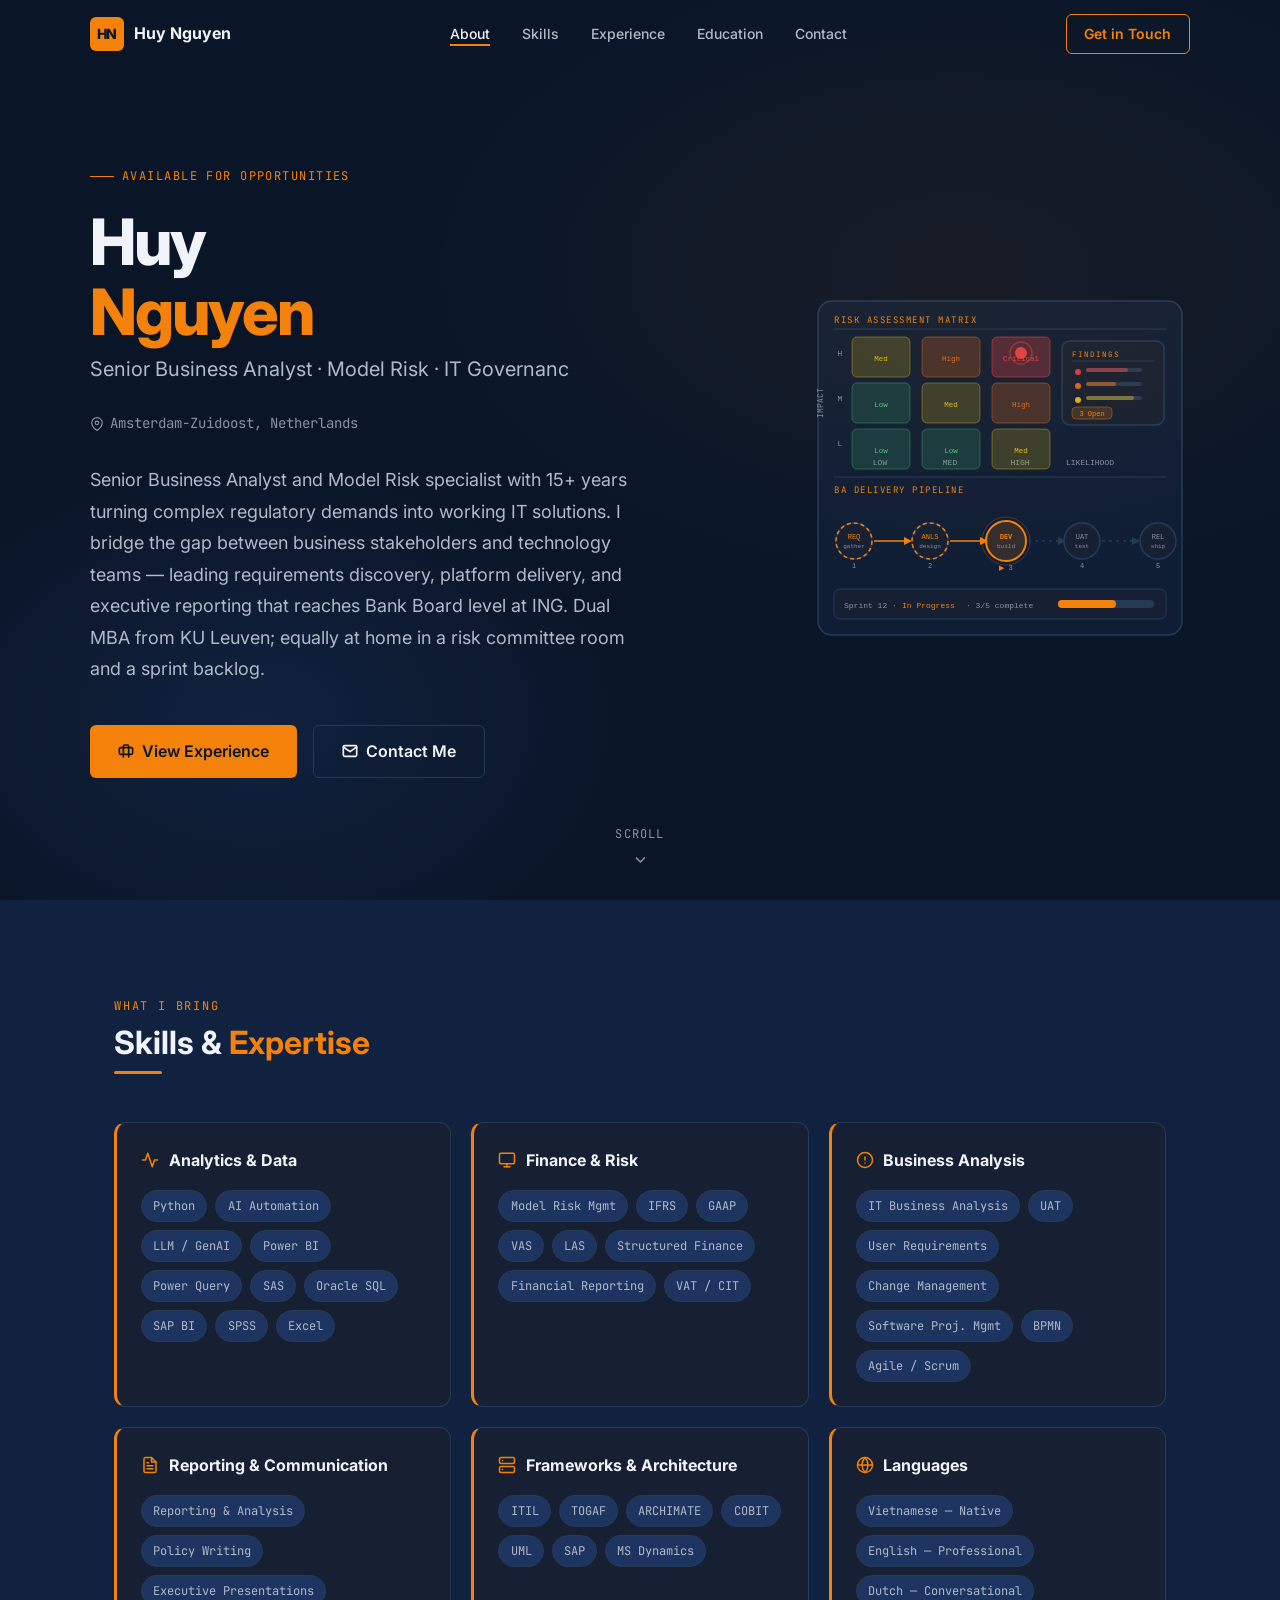
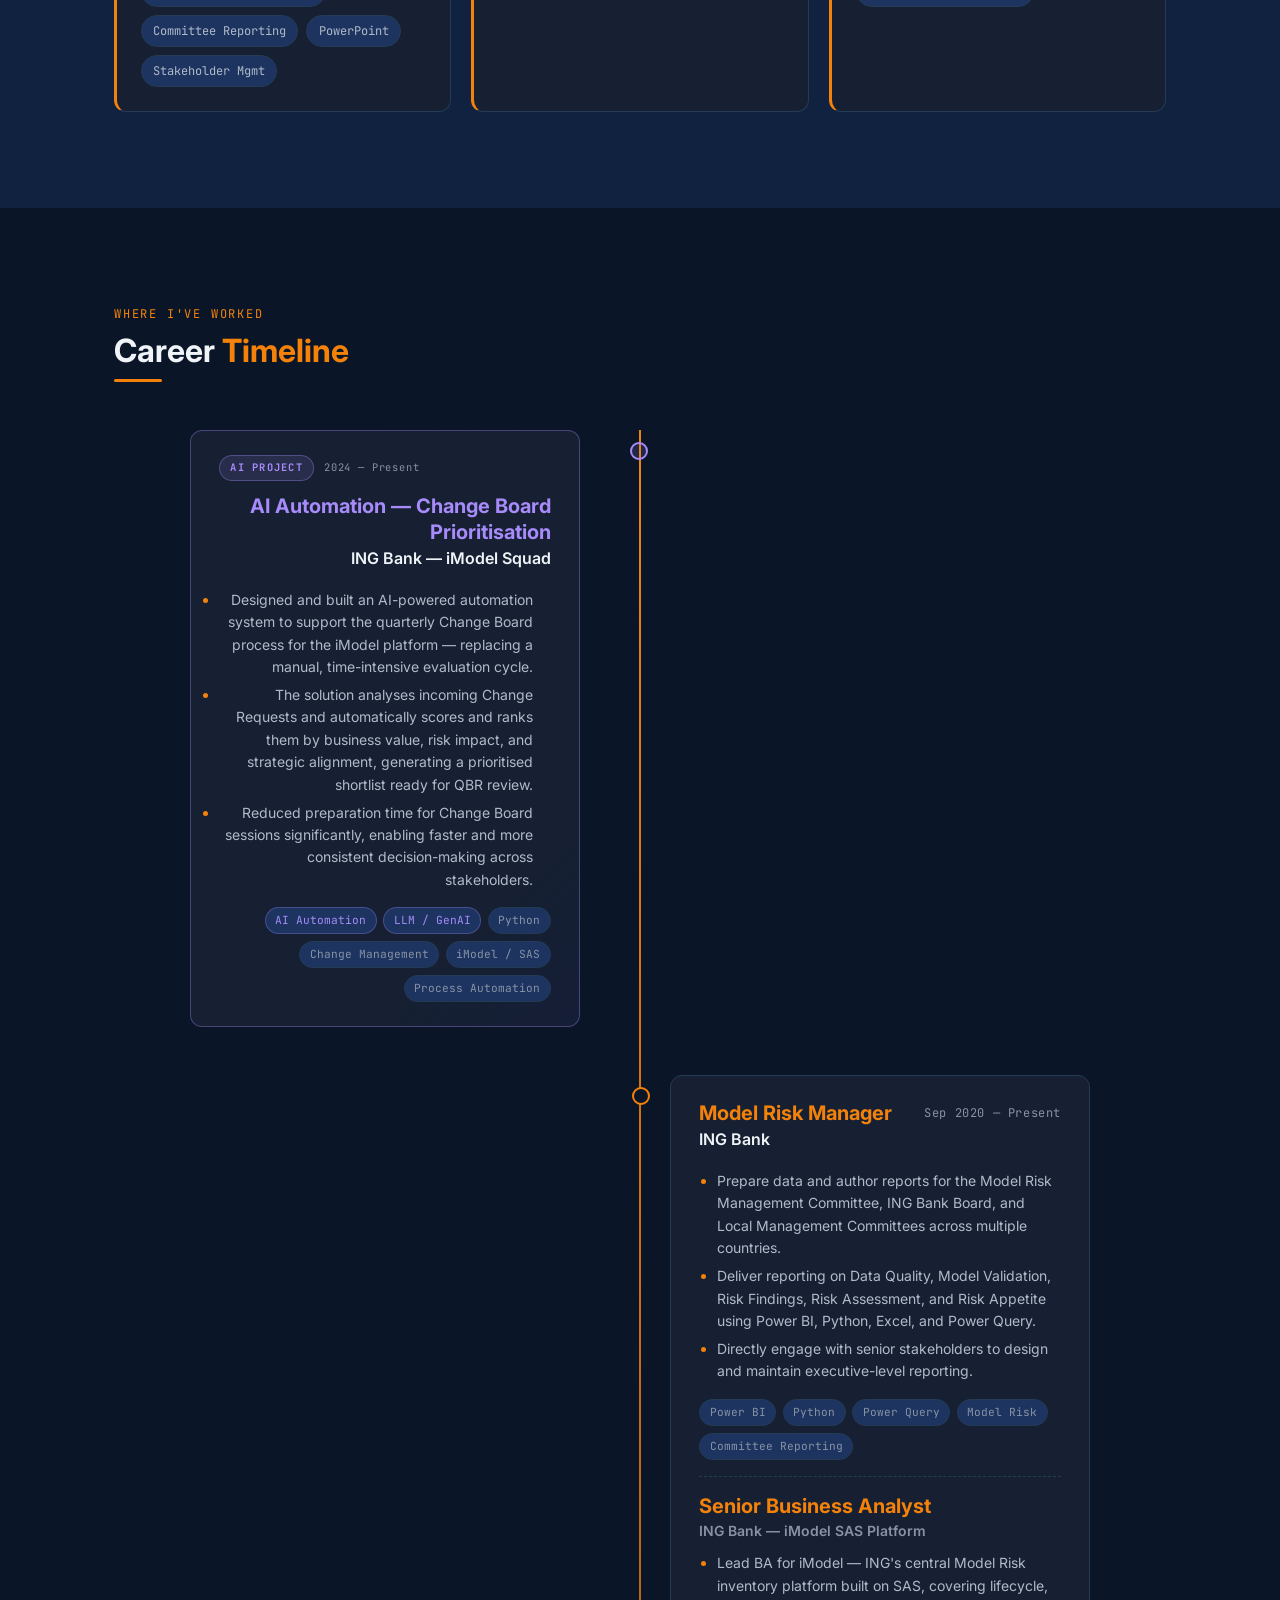
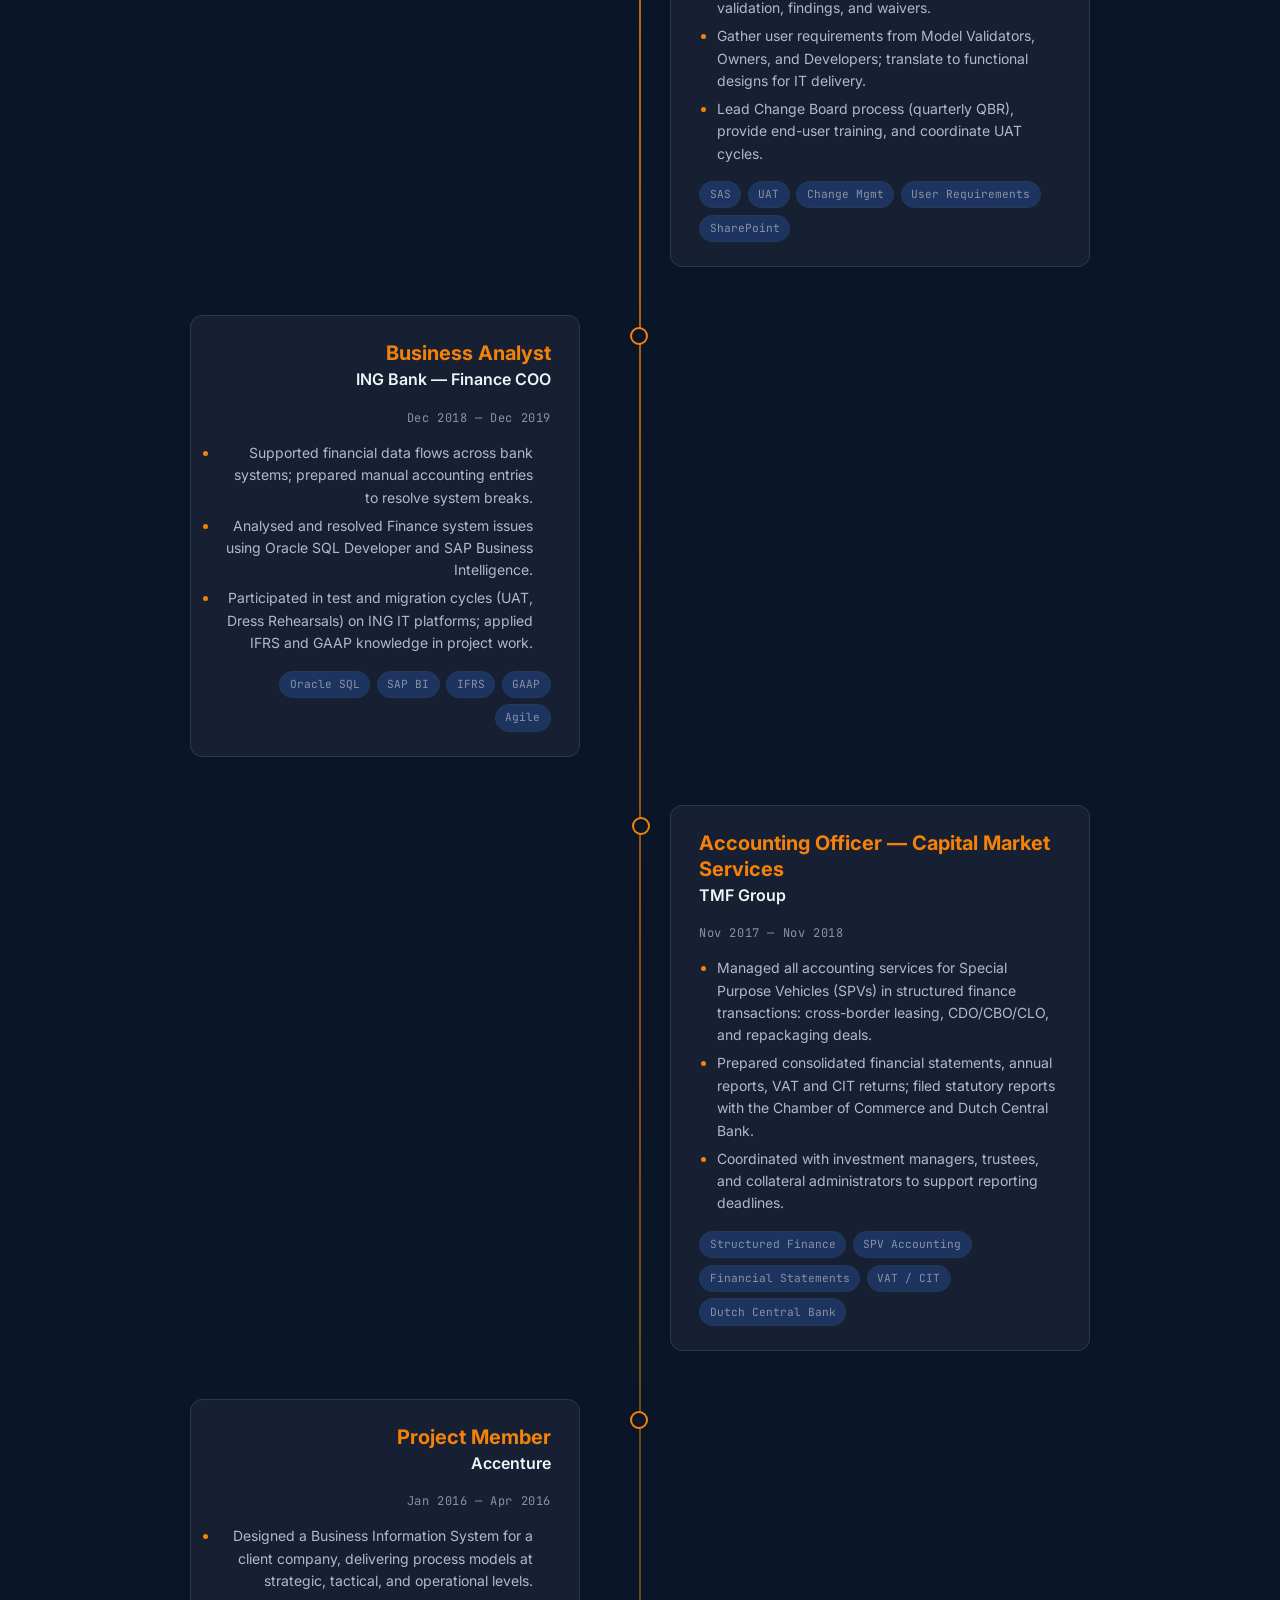
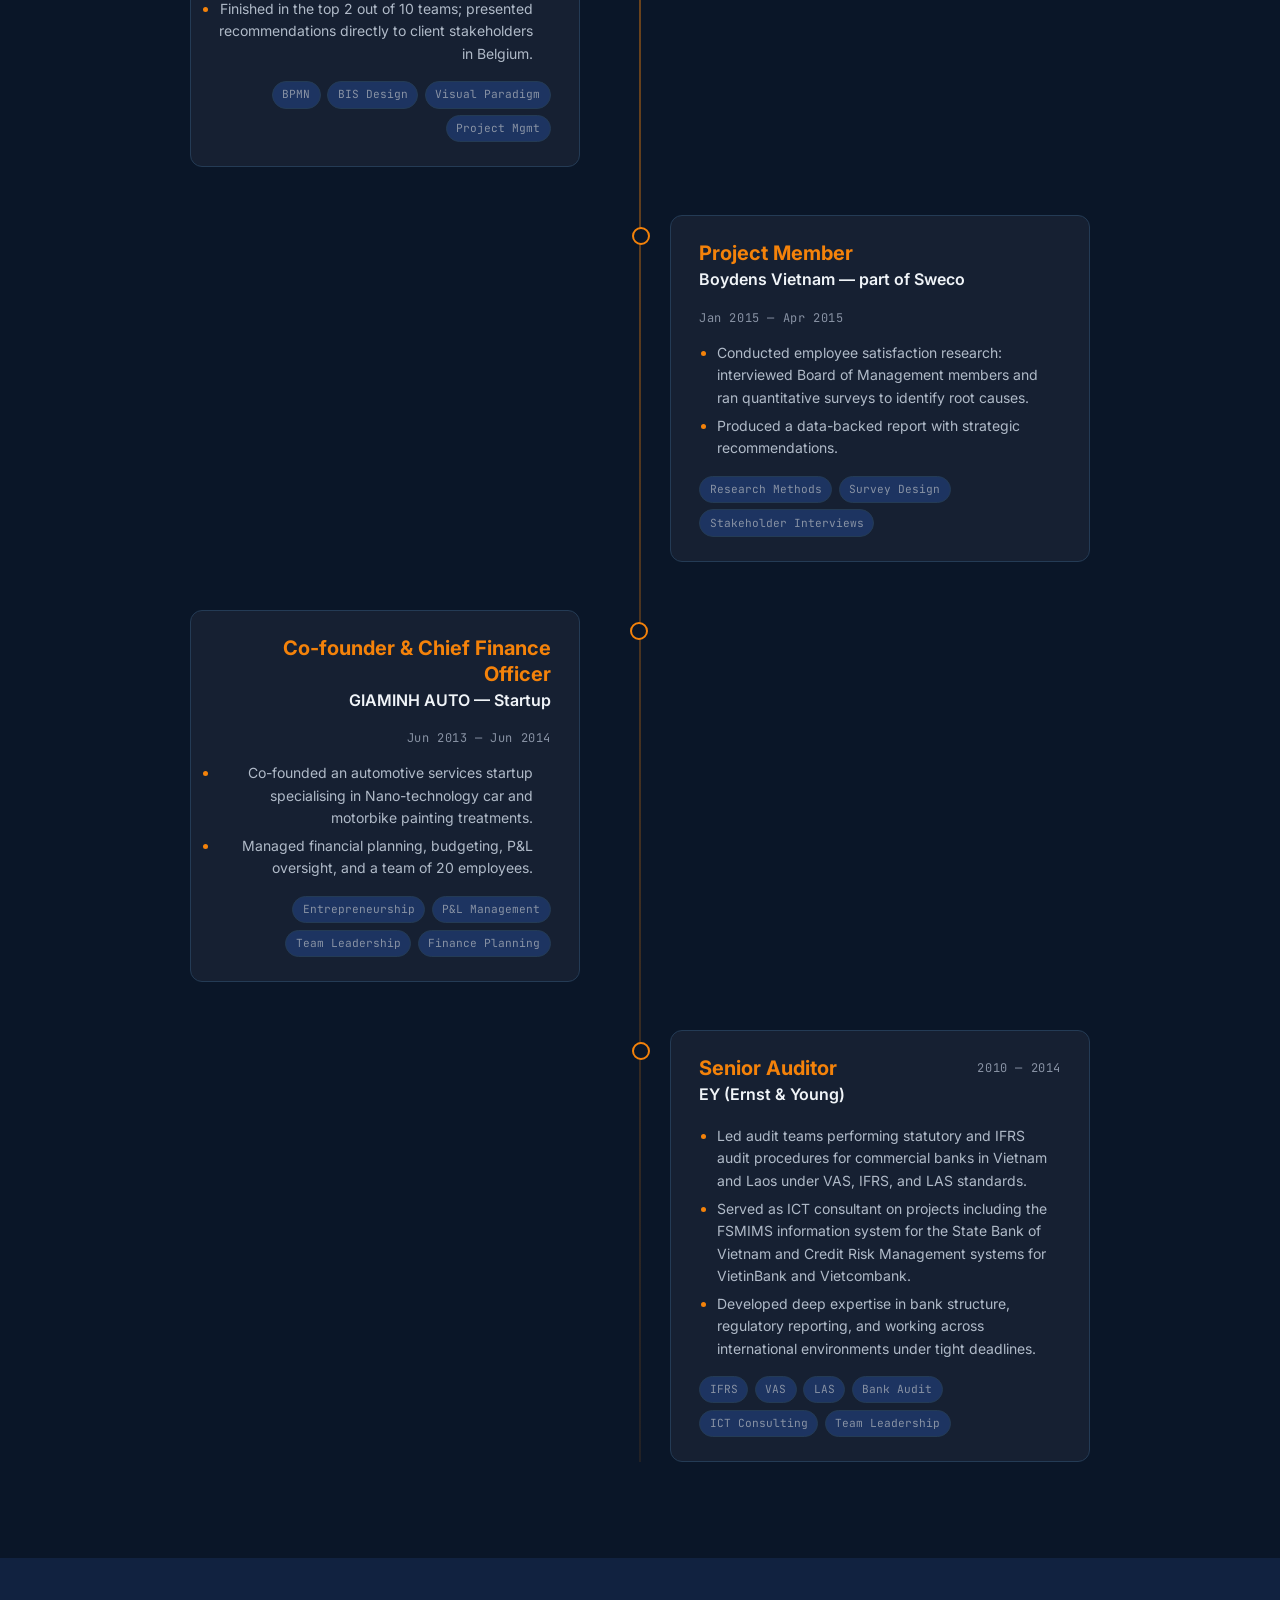
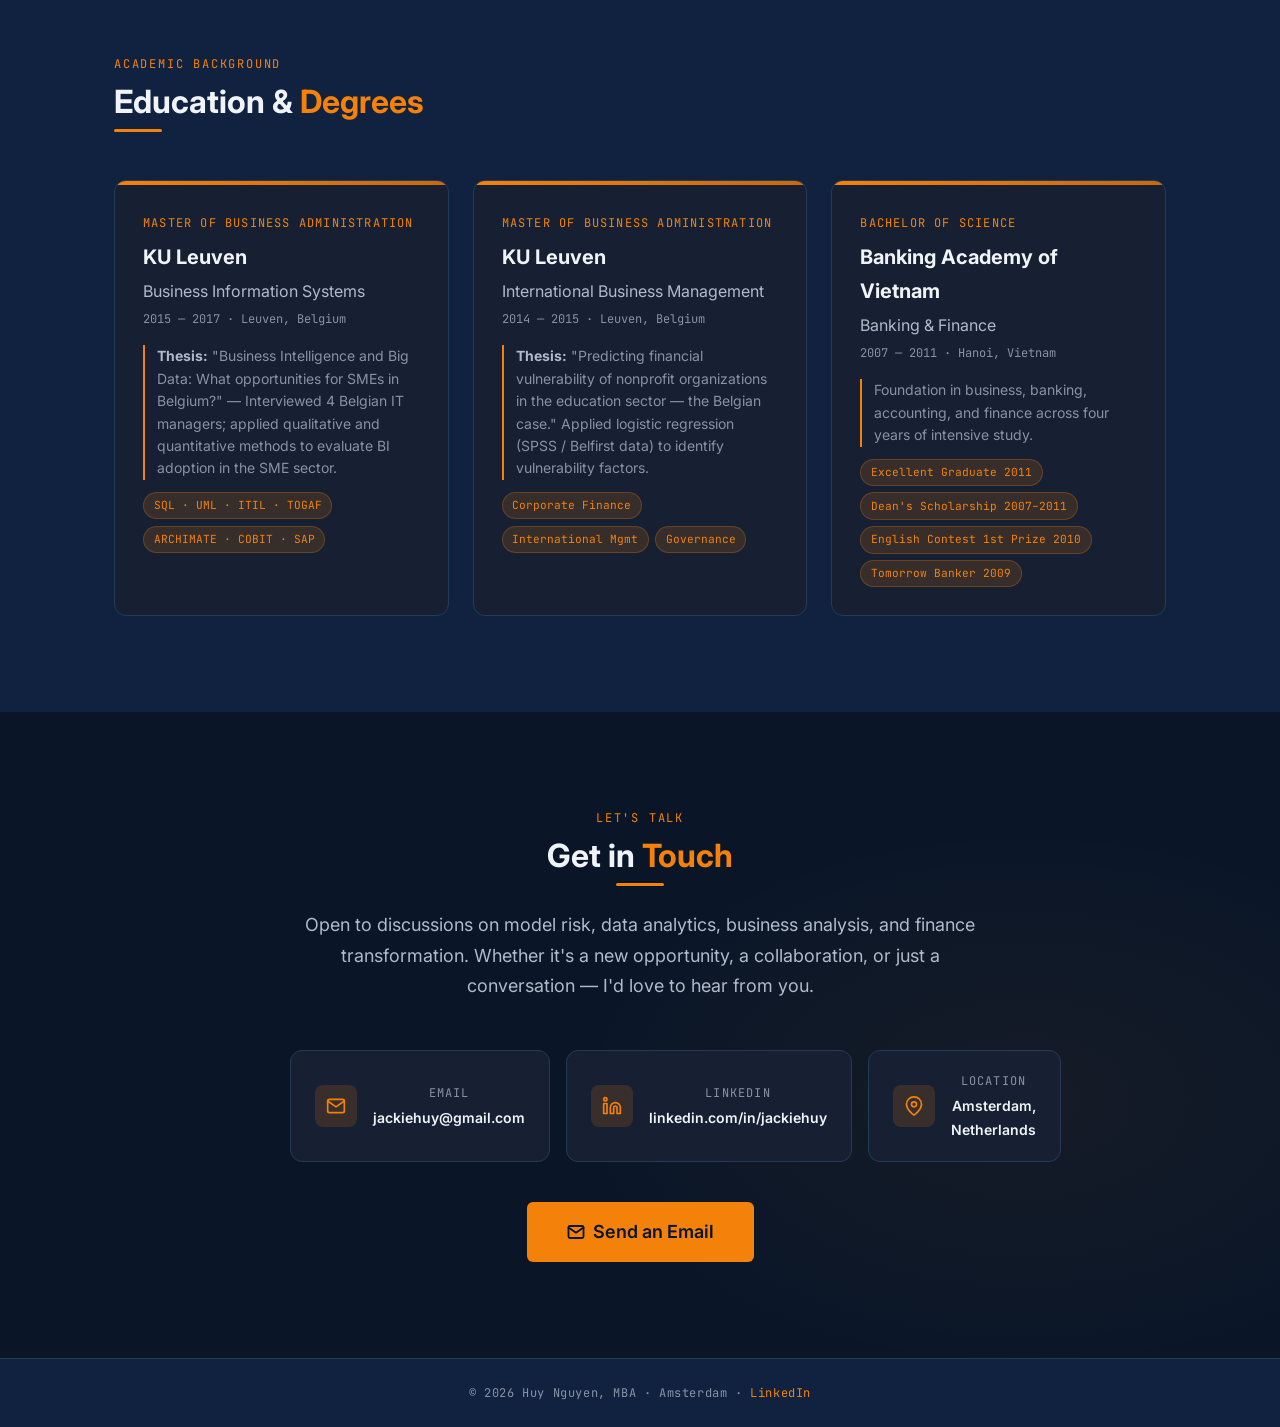
<file: index.html>
<!DOCTYPE html>
<html lang="en">
<head>
  <meta charset="UTF-8" />
  <meta name="viewport" content="width=device-width, initial-scale=1.0" />
  <title>Huy Nguyen, MBA — Model Risk Manager &amp; Data Professional</title>
  <meta name="description" content="Portfolio of Huy Nguyen, MBA — Model Risk Manager and Senior Business Analyst at ING, Amsterdam. Finance &amp; data professional with 15+ years of international experience." />
  <link rel="preconnect" href="https://fonts.googleapis.com" />
  <link rel="preconnect" href="https://fonts.gstatic.com" crossorigin />
  <link href="https://fonts.googleapis.com/css2?family=Inter:wght@300;400;500;600;700;800&family=JetBrains+Mono:wght@400&display=swap" rel="stylesheet" />
  <link rel="stylesheet" href="style.css" />
</head>
<body>

  <!-- =====================
       NAVBAR
       ===================== -->
  <nav id="navbar" aria-label="Main navigation">
    <div class="nav-inner">
      <a href="#about" class="nav-logo" aria-label="Huy Nguyen home">
        <div class="nav-logo-mark">HN</div>
        <span>Huy Nguyen</span>
      </a>

      <ul class="nav-links" role="list">
        <li><a class="nav-link" href="#about">About</a></li>
        <li><a class="nav-link" href="#skills">Skills</a></li>
        <li><a class="nav-link" href="#experience">Experience</a></li>
        <li><a class="nav-link" href="#education">Education</a></li>
        <li><a class="nav-link" href="#contact">Contact</a></li>
      </ul>

      <a href="mailto:jackiehuy@gmail.com" class="nav-cta">Get in Touch</a>

      <button class="hamburger" id="hamburger" aria-expanded="false" aria-controls="mobile-menu" aria-label="Open menu">
        <span></span><span></span><span></span>
      </button>
    </div>
  </nav>

  <!-- Mobile menu -->
  <div id="mobile-menu" role="navigation" aria-label="Mobile navigation">
    <a class="mobile-link" href="#about">About</a>
    <a class="mobile-link" href="#skills">Skills</a>
    <a class="mobile-link" href="#experience">Experience</a>
    <a class="mobile-link" href="#education">Education</a>
    <a class="mobile-link" href="#contact">Contact</a>
  </div>

  <!-- =====================
       HERO / ABOUT
       ===================== -->
  <section id="about" aria-label="About Huy Nguyen">
    <div class="hero-inner">
      <div class="hero-content">

        <div class="hero-tag">Available for opportunities</div>

        <h1 class="hero-name">
          Huy<br /><span class="hero-name-accent">Nguyen</span>
        </h1>

        <p class="hero-subtitle" id="hero-subtitle"></p>

        <div class="hero-location">
          <svg aria-hidden="true" width="14" height="14" viewBox="0 0 24 24" fill="none" stroke="currentColor" stroke-width="2" stroke-linecap="round" stroke-linejoin="round">
            <path d="M21 10c0 7-9 13-9 13s-9-6-9-13a9 9 0 0 1 18 0z"/><circle cx="12" cy="10" r="3"/>
          </svg>
          Amsterdam-Zuidoost, Netherlands
        </div>

        <p class="hero-bio">
          Senior Business Analyst and Model Risk specialist with 15+ years turning complex regulatory demands into
          working IT solutions. I bridge the gap between business stakeholders and technology teams — leading
          requirements discovery, platform delivery, and executive reporting that reaches Bank Board level at ING.
          Dual MBA from KU Leuven; equally at home in a risk committee room and a sprint backlog.
        </p>

        <div class="hero-actions">
          <a href="#experience" class="btn btn-primary">
            <svg aria-hidden="true" width="16" height="16" viewBox="0 0 24 24" fill="none" stroke="currentColor" stroke-width="2.5" stroke-linecap="round" stroke-linejoin="round">
              <path d="M20 7H4a2 2 0 0 0-2 2v6a2 2 0 0 0 2 2h16a2 2 0 0 0 2-2V9a2 2 0 0 0-2-2z"/><path d="M16 21V5a2 2 0 0 0-2-2h-4a2 2 0 0 0-2 2v16"/>
            </svg>
            View Experience
          </a>
          <a href="#contact" class="btn btn-outline">
            <svg aria-hidden="true" width="16" height="16" viewBox="0 0 24 24" fill="none" stroke="currentColor" stroke-width="2.5" stroke-linecap="round" stroke-linejoin="round">
              <path d="M4 4h16c1.1 0 2 .9 2 2v12c0 1.1-.9 2-2 2H4c-1.1 0-2-.9-2-2V6c0-1.1.9-2 2-2z"/><polyline points="22,6 12,13 2,6"/>
            </svg>
            Contact Me
          </a>
        </div>
      </div>

      <!-- Risk Matrix + BA Process Flow graphic -->
      <div class="hero-graphic" aria-hidden="true">
        <svg viewBox="0 0 380 350" fill="none" xmlns="http://www.w3.org/2000/svg">
          <defs>
            <style>
              @keyframes cellFadeIn { from { opacity: 0; transform: scale(0.85); } to { opacity: 1; transform: scale(1); } }
              @keyframes scanLine  { 0%,100% { opacity: 0.15; } 50% { opacity: 0.6; } }
              @keyframes nodeAppear{ from { opacity: 0; r: 0; } to { opacity: 1; } }
              @keyframes arrowDraw { from { stroke-dashoffset: 60; } to { stroke-dashoffset: 0; } }
              @keyframes badgePulse{ 0%,100% { opacity: 0.7; } 50% { opacity: 1; } }
              @keyframes float2    { 0%,100% { transform: translateY(0); } 50% { transform: translateY(-6px); } }
            </style>
          </defs>

          <!-- ── Panel background ── -->
          <rect x="8" y="8" width="364" height="334" rx="14" fill="#0f1e35" stroke="#243b55" stroke-width="1.5"/>

          <!-- ── Section label: Risk Matrix ── -->
          <text x="24" y="30" font-family="'JetBrains Mono',monospace" font-size="9" fill="#f4820a" letter-spacing="1.5">RISK ASSESSMENT MATRIX</text>
          <line x1="24" y1="36" x2="356" y2="36" stroke="#243b55" stroke-width="1"/>

          <!-- Y-axis label (Impact) -->
          <text x="13" y="110" font-family="'JetBrains Mono',monospace" font-size="8" fill="#8892a4" text-anchor="middle" transform="rotate(-90,13,110)">IMPACT</text>
          <!-- Y-axis ticks -->
          <text x="30" y="63"  font-family="monospace" font-size="8" fill="#8892a4" text-anchor="middle">H</text>
          <text x="30" y="108" font-family="monospace" font-size="8" fill="#8892a4" text-anchor="middle">M</text>
          <text x="30" y="153" font-family="monospace" font-size="8" fill="#8892a4" text-anchor="middle">L</text>
          <!-- X-axis ticks -->
          <text x="70"  y="172" font-family="monospace" font-size="8" fill="#8892a4" text-anchor="middle">LOW</text>
          <text x="140" y="172" font-family="monospace" font-size="8" fill="#8892a4" text-anchor="middle">MED</text>
          <text x="210" y="172" font-family="monospace" font-size="8" fill="#8892a4" text-anchor="middle">HIGH</text>
          <text x="280" y="172" font-family="monospace" font-size="8" fill="#8892a4" text-anchor="middle">LIKELIHOOD</text>

          <!-- ── 3×3 Risk heatmap cells ── -->
          <!-- Row HIGH impact -->
          <rect x="42" y="44" width="58" height="40" rx="5" fill="rgba(250,204,21,0.18)" stroke="rgba(250,204,21,0.35)" stroke-width="1" style="animation: cellFadeIn 0.5s ease 1.0s both"/>
          <rect x="112" y="44" width="58" height="40" rx="5" fill="rgba(249,115,22,0.22)" stroke="rgba(249,115,22,0.4)"  stroke-width="1" style="animation: cellFadeIn 0.5s ease 1.15s both"/>
          <rect x="182" y="44" width="58" height="40" rx="5" fill="rgba(239,68,68,0.28)"  stroke="rgba(239,68,68,0.5)"   stroke-width="1" style="animation: cellFadeIn 0.5s ease 1.3s both"/>
          <!-- Row MED impact -->
          <rect x="42" y="90" width="58" height="40" rx="5" fill="rgba(74,222,128,0.14)" stroke="rgba(74,222,128,0.3)"  stroke-width="1" style="animation: cellFadeIn 0.5s ease 1.1s both"/>
          <rect x="112" y="90" width="58" height="40" rx="5" fill="rgba(250,204,21,0.18)" stroke="rgba(250,204,21,0.35)" stroke-width="1" style="animation: cellFadeIn 0.5s ease 1.25s both"/>
          <rect x="182" y="90" width="58" height="40" rx="5" fill="rgba(249,115,22,0.22)" stroke="rgba(249,115,22,0.4)"  stroke-width="1" style="animation: cellFadeIn 0.5s ease 1.4s both"/>
          <!-- Row LOW impact -->
          <rect x="42"  y="136" width="58" height="40" rx="5" fill="rgba(74,222,128,0.14)" stroke="rgba(74,222,128,0.3)" stroke-width="1" style="animation: cellFadeIn 0.5s ease 1.2s both"/>
          <rect x="112" y="136" width="58" height="40" rx="5" fill="rgba(74,222,128,0.14)" stroke="rgba(74,222,128,0.3)" stroke-width="1" style="animation: cellFadeIn 0.5s ease 1.35s both"/>
          <rect x="182" y="136" width="58" height="40" rx="5" fill="rgba(250,204,21,0.18)" stroke="rgba(250,204,21,0.35)" stroke-width="1" style="animation: cellFadeIn 0.5s ease 1.5s both"/>

          <!-- Cell labels -->
          <text x="71"  y="68"  font-family="monospace" font-size="7.5" fill="rgba(250,204,21,0.9)"  text-anchor="middle" style="animation: cellFadeIn 0.4s ease 1.2s both">Med</text>
          <text x="141" y="68"  font-family="monospace" font-size="7.5" fill="rgba(249,115,22,0.9)"  text-anchor="middle" style="animation: cellFadeIn 0.4s ease 1.35s both">High</text>
          <text x="211" y="68"  font-family="monospace" font-size="7.5" fill="rgba(239,68,68,0.95)"   text-anchor="middle" style="animation: cellFadeIn 0.4s ease 1.5s both">Critical</text>
          <text x="71"  y="114" font-family="monospace" font-size="7.5" fill="rgba(74,222,128,0.9)"  text-anchor="middle" style="animation: cellFadeIn 0.4s ease 1.3s both">Low</text>
          <text x="141" y="114" font-family="monospace" font-size="7.5" fill="rgba(250,204,21,0.9)"  text-anchor="middle" style="animation: cellFadeIn 0.4s ease 1.45s both">Med</text>
          <text x="211" y="114" font-family="monospace" font-size="7.5" fill="rgba(249,115,22,0.9)"  text-anchor="middle" style="animation: cellFadeIn 0.4s ease 1.6s both">High</text>
          <text x="71"  y="160" font-family="monospace" font-size="7.5" fill="rgba(74,222,128,0.9)"  text-anchor="middle" style="animation: cellFadeIn 0.4s ease 1.4s both">Low</text>
          <text x="141" y="160" font-family="monospace" font-size="7.5" fill="rgba(74,222,128,0.9)"  text-anchor="middle" style="animation: cellFadeIn 0.4s ease 1.55s both">Low</text>
          <text x="211" y="160" font-family="monospace" font-size="7.5" fill="rgba(250,204,21,0.9)"  text-anchor="middle" style="animation: cellFadeIn 0.4s ease 1.7s both">Med</text>

          <!-- Active risk indicator dot (floats in Critical cell) -->
          <circle cx="211" cy="60" r="6" fill="rgba(239,68,68,0.9)" style="animation: badgePulse 1.8s ease-in-out 1.8s infinite"/>
          <circle cx="211" cy="60" r="11" fill="none" stroke="rgba(239,68,68,0.4)" stroke-width="1.5" style="animation: badgePulse 1.8s ease-in-out 1.8s infinite"/>

          <!-- Floating findings card -->
          <g style="animation: float2 4s ease-in-out 2s infinite">
            <rect x="252" y="48" width="102" height="84" rx="8" fill="#162032" stroke="#243b55" stroke-width="1.5"/>
            <text x="262" y="64"  font-family="'JetBrains Mono',monospace" font-size="7.5" fill="#f4820a" letter-spacing="1">FINDINGS</text>
            <line x1="262" y1="68" x2="344" y2="68" stroke="#243b55" stroke-width="1"/>
            <!-- Finding items -->
            <circle cx="268" cy="79" r="3" fill="rgba(239,68,68,0.85)"/>
            <rect x="276" y="75" width="56" height="4" rx="2" fill="#243b55"/>
            <rect x="276" y="75" width="42" height="4" rx="2" fill="rgba(239,68,68,0.5)"/>
            <circle cx="268" cy="93" r="3" fill="rgba(249,115,22,0.85)"/>
            <rect x="276" y="89" width="56" height="4" rx="2" fill="#243b55"/>
            <rect x="276" y="89" width="30" height="4" rx="2" fill="rgba(249,115,22,0.5)"/>
            <circle cx="268" cy="107" r="3" fill="rgba(250,204,21,0.85)"/>
            <rect x="276" y="103" width="56" height="4" rx="2" fill="#243b55"/>
            <rect x="276" y="103" width="48" height="4" rx="2" fill="rgba(250,204,21,0.4)"/>
            <!-- Status badge -->
            <rect x="262" y="114" width="40" height="12" rx="4" fill="rgba(244,130,10,0.18)" stroke="rgba(244,130,10,0.4)" stroke-width="1"/>
            <text x="282" y="123" font-family="monospace" font-size="7" fill="#f4820a" text-anchor="middle">3 Open</text>
          </g>

          <!-- ── Divider ── -->
          <line x1="24" y1="184" x2="356" y2="184" stroke="#243b55" stroke-width="1"/>
          <text x="24" y="200" font-family="'JetBrains Mono',monospace" font-size="9" fill="#f4820a" letter-spacing="1.5">BA DELIVERY PIPELINE</text>

          <!-- ── Process flow nodes ── -->
          <!-- Node 1: Requirements -->
          <circle cx="44"  cy="248" r="18" fill="#162032" stroke="#1d3461" stroke-width="1.5" style="animation: nodeAppear 0.4s ease 1.4s both"/>
          <circle cx="44"  cy="248" r="18" fill="none"    stroke="#f4820a" stroke-width="1.5" stroke-dasharray="4 3" style="animation: nodeAppear 0.4s ease 1.4s both"/>
          <text x="44" y="246" font-family="monospace" font-size="7" fill="#f4820a" text-anchor="middle" style="animation: nodeAppear 0.4s ease 1.5s both">REQ</text>
          <text x="44" y="255" font-family="monospace" font-size="6" fill="#8892a4" text-anchor="middle" style="animation: nodeAppear 0.4s ease 1.5s both">gather</text>
          <text x="44" y="275" font-family="monospace" font-size="7" fill="#8892a4" text-anchor="middle" style="animation: nodeAppear 0.4s ease 1.5s both">1</text>

          <!-- Arrow 1→2 -->
          <line x1="64" y1="248" x2="94" y2="248" stroke="#f4820a" stroke-width="1.5" stroke-dasharray="60" stroke-dashoffset="60" style="animation: arrowDraw 0.4s ease 1.65s forwards"/>
          <polygon points="94,244 102,248 94,252" fill="#f4820a" style="animation: nodeAppear 0.1s ease 2.0s both"/>

          <!-- Node 2: Analysis -->
          <circle cx="120" cy="248" r="18" fill="#162032" stroke="#1d3461" stroke-width="1.5" style="animation: nodeAppear 0.4s ease 1.7s both"/>
          <circle cx="120" cy="248" r="18" fill="none"    stroke="#f4820a" stroke-width="1.5" stroke-dasharray="4 3" style="animation: nodeAppear 0.4s ease 1.7s both"/>
          <text x="120" y="246" font-family="monospace" font-size="7" fill="#f4820a" text-anchor="middle" style="animation: nodeAppear 0.4s ease 1.8s both">ANLS</text>
          <text x="120" y="255" font-family="monospace" font-size="6" fill="#8892a4" text-anchor="middle" style="animation: nodeAppear 0.4s ease 1.8s both">design</text>
          <text x="120" y="275" font-family="monospace" font-size="7" fill="#8892a4" text-anchor="middle" style="animation: nodeAppear 0.4s ease 1.8s both">2</text>

          <!-- Arrow 2→3 -->
          <line x1="140" y1="248" x2="170" y2="248" stroke="#f4820a" stroke-width="1.5" stroke-dasharray="60" stroke-dashoffset="60" style="animation: arrowDraw 0.4s ease 1.95s forwards"/>
          <polygon points="170,244 178,248 170,252" fill="#f4820a" style="animation: nodeAppear 0.1s ease 2.3s both"/>

          <!-- Node 3: Dev (highlighted — active step) -->
          <circle cx="196" cy="248" r="20" fill="rgba(244,130,10,0.15)" stroke="#f4820a" stroke-width="2" style="animation: nodeAppear 0.4s ease 2.0s both"/>
          <circle cx="196" cy="248" r="24" fill="none" stroke="rgba(244,130,10,0.25)" stroke-width="1" style="animation: badgePulse 2s ease-in-out 2.5s infinite"/>
          <text x="196" y="246" font-family="monospace" font-size="7" fill="#f4820a" text-anchor="middle" font-weight="bold" style="animation: nodeAppear 0.4s ease 2.1s both">DEV</text>
          <text x="196" y="255" font-family="monospace" font-size="6" fill="#8892a4" text-anchor="middle" style="animation: nodeAppear 0.4s ease 2.1s both">build</text>
          <text x="196" y="277" font-family="monospace" font-size="7" fill="#f4820a" text-anchor="middle" style="animation: nodeAppear 0.4s ease 2.1s both">▶ 3</text>

          <!-- Arrow 3→4 -->
          <line x1="218" y1="248" x2="248" y2="248" stroke="#243b55" stroke-width="1.5" stroke-dasharray="3 4"/>
          <polygon points="248,244 256,248 248,252" fill="#243b55"/>

          <!-- Node 4: UAT (pending) -->
          <circle cx="272" cy="248" r="18" fill="#162032" stroke="#243b55" stroke-width="1.5" style="animation: nodeAppear 0.4s ease 2.3s both"/>
          <text x="272" y="246" font-family="monospace" font-size="7" fill="#8892a4" text-anchor="middle" style="animation: nodeAppear 0.4s ease 2.4s both">UAT</text>
          <text x="272" y="255" font-family="monospace" font-size="6" fill="#8892a4" text-anchor="middle" style="animation: nodeAppear 0.4s ease 2.4s both">test</text>
          <text x="272" y="275" font-family="monospace" font-size="7" fill="#8892a4" text-anchor="middle" style="animation: nodeAppear 0.4s ease 2.4s both">4</text>

          <!-- Arrow 4→5 -->
          <line x1="292" y1="248" x2="322" y2="248" stroke="#243b55" stroke-width="1.5" stroke-dasharray="3 4"/>
          <polygon points="322,244 330,248 322,252" fill="#243b55"/>

          <!-- Node 5: Release (pending) -->
          <circle cx="348" cy="248" r="18" fill="#162032" stroke="#243b55" stroke-width="1.5" style="animation: nodeAppear 0.4s ease 2.6s both"/>
          <text x="348" y="246" font-family="monospace" font-size="7" fill="#8892a4" text-anchor="middle" style="animation: nodeAppear 0.4s ease 2.7s both">REL</text>
          <text x="348" y="255" font-family="monospace" font-size="6" fill="#8892a4" text-anchor="middle" style="animation: nodeAppear 0.4s ease 2.7s both">ship</text>
          <text x="348" y="275" font-family="monospace" font-size="7" fill="#8892a4" text-anchor="middle" style="animation: nodeAppear 0.4s ease 2.7s both">5</text>

          <!-- ── Status bar ── -->
          <rect x="24" y="296" width="332" height="30" rx="6" fill="#162032" stroke="#243b55" stroke-width="1"/>
          <text x="34" y="315" font-family="monospace" font-size="8" fill="#8892a4">Sprint 12 ·</text>
          <text x="92" y="315" font-family="monospace" font-size="8" fill="#f4820a">In Progress</text>
          <text x="156" y="315" font-family="monospace" font-size="8" fill="#8892a4">· 3/5 complete</text>
          <!-- Mini progress bar -->
          <rect x="248" y="307" width="96" height="8" rx="4" fill="#243b55"/>
          <rect x="248" y="307" width="58" height="8" rx="4" fill="#f4820a" style="animation: cellFadeIn 0.6s ease 2.8s both"/>
        </svg>
      </div>
    </div>

    <div class="scroll-indicator" aria-hidden="true">
      <span>Scroll</span>
      <svg class="scroll-chevron" width="16" height="16" viewBox="0 0 24 24" fill="none" stroke="currentColor" stroke-width="2.5" stroke-linecap="round" stroke-linejoin="round">
        <polyline points="6 9 12 15 18 9"/>
      </svg>
    </div>
  </section>

  <!-- =====================
       SKILLS
       ===================== -->
  <section id="skills" aria-labelledby="skills-heading">
    <div class="container">
      <p class="section-label fade-up">What I bring</p>
      <h2 class="section-heading fade-up delay-1" id="skills-heading">Skills &amp; <span>Expertise</span></h2>
      <div class="section-divider fade-up delay-2"></div>

      <div class="skills-grid">

        <div class="skill-card fade-up">
          <div class="skill-card-title">
            <svg class="skill-card-icon" aria-hidden="true" width="18" height="18" viewBox="0 0 24 24" fill="none" stroke="currentColor" stroke-width="2" stroke-linecap="round" stroke-linejoin="round">
              <polyline points="22 12 18 12 15 21 9 3 6 12 2 12"/>
            </svg>
            Analytics &amp; Data
          </div>
          <div class="skill-tags">
            <span class="skill-tag">Python</span>
            <span class="skill-tag">AI Automation</span>
            <span class="skill-tag">LLM / GenAI</span>
            <span class="skill-tag">Power BI</span>
            <span class="skill-tag">Power Query</span>
            <span class="skill-tag">SAS</span>
            <span class="skill-tag">Oracle SQL</span>
            <span class="skill-tag">SAP BI</span>
            <span class="skill-tag">SPSS</span>
            <span class="skill-tag">Excel</span>
          </div>
        </div>

        <div class="skill-card fade-up delay-1">
          <div class="skill-card-title">
            <svg class="skill-card-icon" aria-hidden="true" width="18" height="18" viewBox="0 0 24 24" fill="none" stroke="currentColor" stroke-width="2" stroke-linecap="round" stroke-linejoin="round">
              <rect x="2" y="3" width="20" height="14" rx="2" ry="2"/><line x1="8" y1="21" x2="16" y2="21"/><line x1="12" y1="17" x2="12" y2="21"/>
            </svg>
            Finance &amp; Risk
          </div>
          <div class="skill-tags">
            <span class="skill-tag">Model Risk Mgmt</span>
            <span class="skill-tag">IFRS</span>
            <span class="skill-tag">GAAP</span>
            <span class="skill-tag">VAS</span>
            <span class="skill-tag">LAS</span>
            <span class="skill-tag">Structured Finance</span>
            <span class="skill-tag">Financial Reporting</span>
            <span class="skill-tag">VAT / CIT</span>
          </div>
        </div>

        <div class="skill-card fade-up delay-2">
          <div class="skill-card-title">
            <svg class="skill-card-icon" aria-hidden="true" width="18" height="18" viewBox="0 0 24 24" fill="none" stroke="currentColor" stroke-width="2" stroke-linecap="round" stroke-linejoin="round">
              <circle cx="12" cy="12" r="10"/><line x1="12" y1="8" x2="12" y2="12"/><line x1="12" y1="16" x2="12.01" y2="16"/>
            </svg>
            Business Analysis
          </div>
          <div class="skill-tags">
            <span class="skill-tag">IT Business Analysis</span>
            <span class="skill-tag">UAT</span>
            <span class="skill-tag">User Requirements</span>
            <span class="skill-tag">Change Management</span>
            <span class="skill-tag">Software Proj. Mgmt</span>
            <span class="skill-tag">BPMN</span>
            <span class="skill-tag">Agile / Scrum</span>
          </div>
        </div>

        <div class="skill-card fade-up delay-3">
          <div class="skill-card-title">
            <svg class="skill-card-icon" aria-hidden="true" width="18" height="18" viewBox="0 0 24 24" fill="none" stroke="currentColor" stroke-width="2" stroke-linecap="round" stroke-linejoin="round">
              <path d="M14 2H6a2 2 0 0 0-2 2v16a2 2 0 0 0 2 2h12a2 2 0 0 0 2-2V8z"/><polyline points="14 2 14 8 20 8"/><line x1="16" y1="13" x2="8" y2="13"/><line x1="16" y1="17" x2="8" y2="17"/><polyline points="10 9 9 9 8 9"/>
            </svg>
            Reporting &amp; Communication
          </div>
          <div class="skill-tags">
            <span class="skill-tag">Reporting &amp; Analysis</span>
            <span class="skill-tag">Policy Writing</span>
            <span class="skill-tag">Executive Presentations</span>
            <span class="skill-tag">Committee Reporting</span>
            <span class="skill-tag">PowerPoint</span>
            <span class="skill-tag">Stakeholder Mgmt</span>
          </div>
        </div>

        <div class="skill-card fade-up delay-4">
          <div class="skill-card-title">
            <svg class="skill-card-icon" aria-hidden="true" width="18" height="18" viewBox="0 0 24 24" fill="none" stroke="currentColor" stroke-width="2" stroke-linecap="round" stroke-linejoin="round">
              <rect x="2" y="2" width="20" height="8" rx="2" ry="2"/><rect x="2" y="14" width="20" height="8" rx="2" ry="2"/><line x1="6" y1="6" x2="6.01" y2="6"/><line x1="6" y1="18" x2="6.01" y2="18"/>
            </svg>
            Frameworks &amp; Architecture
          </div>
          <div class="skill-tags">
            <span class="skill-tag">ITIL</span>
            <span class="skill-tag">TOGAF</span>
            <span class="skill-tag">ARCHIMATE</span>
            <span class="skill-tag">COBIT</span>
            <span class="skill-tag">UML</span>
            <span class="skill-tag">SAP</span>
            <span class="skill-tag">MS Dynamics</span>
          </div>
        </div>

        <div class="skill-card fade-up delay-5">
          <div class="skill-card-title">
            <svg class="skill-card-icon" aria-hidden="true" width="18" height="18" viewBox="0 0 24 24" fill="none" stroke="currentColor" stroke-width="2" stroke-linecap="round" stroke-linejoin="round">
              <circle cx="12" cy="12" r="10"/><line x1="2" y1="12" x2="22" y2="12"/><path d="M12 2a15.3 15.3 0 0 1 4 10 15.3 15.3 0 0 1-4 10 15.3 15.3 0 0 1-4-10 15.3 15.3 0 0 1 4-10z"/>
            </svg>
            Languages
          </div>
          <div class="skill-tags">
            <span class="skill-tag">Vietnamese — Native</span>
            <span class="skill-tag">English — Professional</span>
            <span class="skill-tag">Dutch — Conversational</span>
          </div>
        </div>

      </div>
    </div>
  </section>

  <!-- =====================
       EXPERIENCE
       ===================== -->
  <section id="experience" aria-labelledby="exp-heading">
    <div class="container">
      <p class="section-label fade-up">Where I've worked</p>
      <h2 class="section-heading fade-up delay-1" id="exp-heading">Career <span>Timeline</span></h2>
      <div class="section-divider fade-up delay-2"></div>

      <div class="timeline">

        <!-- ING: AI Automation Project -->
        <div class="timeline-item fade-up">
          <div class="timeline-dot" style="border-color: #a78bfa; background: rgba(167,139,250,0.15);"></div>
          <div class="timeline-card" style="border-color: rgba(167,139,250,0.35); background: linear-gradient(135deg, #162032 80%, rgba(167,139,250,0.07));">
            <div style="display:flex; align-items:center; gap:0.6rem; margin-bottom:0.75rem; flex-wrap:wrap;">
              <span style="font-family:var(--font-mono); font-size:0.65rem; font-weight:700; letter-spacing:0.12em; text-transform:uppercase; color:#a78bfa; background:rgba(167,139,250,0.12); border:1px solid rgba(167,139,250,0.35); padding:0.2rem 0.65rem; border-radius:100px;">AI Project</span>
              <span style="font-family:var(--font-mono); font-size:0.65rem; color:var(--color-muted); letter-spacing:0.08em;">2024 — Present</span>
            </div>
            <div class="timeline-header">
              <div>
                <div class="timeline-role" style="color:#a78bfa;">AI Automation — Change Board Prioritisation</div>
                <div class="timeline-company">ING Bank — iModel Squad</div>
              </div>
            </div>
            <ul class="timeline-bullets">
              <li>Designed and built an AI-powered automation system to support the quarterly Change Board process for the iModel platform — replacing a manual, time-intensive evaluation cycle.</li>
              <li>The solution analyses incoming Change Requests and automatically scores and ranks them by business value, risk impact, and strategic alignment, generating a prioritised shortlist ready for QBR review.</li>
              <li>Reduced preparation time for Change Board sessions significantly, enabling faster and more consistent decision-making across stakeholders.</li>
            </ul>
            <div class="timeline-tags" style="margin-top:0.75rem;">
              <span class="timeline-tag" style="color:#a78bfa; border-color:rgba(167,139,250,0.3);">AI Automation</span>
              <span class="timeline-tag" style="color:#a78bfa; border-color:rgba(167,139,250,0.3);">LLM / GenAI</span>
              <span class="timeline-tag">Python</span>
              <span class="timeline-tag">Change Management</span>
              <span class="timeline-tag">iModel / SAS</span>
              <span class="timeline-tag">Process Automation</span>
            </div>
          </div>
        </div>

        <!-- ING: Dual Role -->
        <div class="timeline-item fade-up delay-1">
          <div class="timeline-dot"></div>
          <div class="timeline-card">
            <div class="timeline-header">
              <div>
                <div class="timeline-role">Model Risk Manager</div>
                <div class="timeline-company">ING Bank</div>
              </div>
              <div class="timeline-period">Sep 2020 — Present</div>
            </div>
            <ul class="timeline-bullets">
              <li>Prepare data and author reports for the Model Risk Management Committee, ING Bank Board, and Local Management Committees across multiple countries.</li>
              <li>Deliver reporting on Data Quality, Model Validation, Risk Findings, Risk Assessment, and Risk Appetite using Power BI, Python, Excel, and Power Query.</li>
              <li>Directly engage with senior stakeholders to design and maintain executive-level reporting.</li>
            </ul>
            <div class="timeline-tags">
              <span class="timeline-tag">Power BI</span>
              <span class="timeline-tag">Python</span>
              <span class="timeline-tag">Power Query</span>
              <span class="timeline-tag">Model Risk</span>
              <span class="timeline-tag">Committee Reporting</span>
            </div>

            <!-- Second concurrent role -->
            <div class="timeline-dual">
              <div class="timeline-role">Senior Business Analyst</div>
              <div class="timeline-company" style="font-size: var(--fs-sm); color: var(--color-muted);">ING Bank — iModel SAS Platform</div>
              <ul class="timeline-bullets" style="margin-top: 0.6rem;">
                <li>Lead BA for iModel — ING's central Model Risk inventory platform built on SAS, covering lifecycle, validation, findings, and waivers.</li>
                <li>Gather user requirements from Model Validators, Owners, and Developers; translate to functional designs for IT delivery.</li>
                <li>Lead Change Board process (quarterly QBR), provide end-user training, and coordinate UAT cycles.</li>
              </ul>
              <div class="timeline-tags" style="margin-top: 0.6rem;">
                <span class="timeline-tag">SAS</span>
                <span class="timeline-tag">UAT</span>
                <span class="timeline-tag">Change Mgmt</span>
                <span class="timeline-tag">User Requirements</span>
                <span class="timeline-tag">SharePoint</span>
              </div>
            </div>
          </div>
        </div>

        <!-- ING: BA -->
        <div class="timeline-item fade-up delay-2">
          <div class="timeline-dot"></div>
          <div class="timeline-card">
            <div class="timeline-header">
              <div>
                <div class="timeline-role">Business Analyst</div>
                <div class="timeline-company">ING Bank — Finance COO</div>
              </div>
              <div class="timeline-period">Dec 2018 — Dec 2019</div>
            </div>
            <ul class="timeline-bullets">
              <li>Supported financial data flows across bank systems; prepared manual accounting entries to resolve system breaks.</li>
              <li>Analysed and resolved Finance system issues using Oracle SQL Developer and SAP Business Intelligence.</li>
              <li>Participated in test and migration cycles (UAT, Dress Rehearsals) on ING IT platforms; applied IFRS and GAAP knowledge in project work.</li>
            </ul>
            <div class="timeline-tags">
              <span class="timeline-tag">Oracle SQL</span>
              <span class="timeline-tag">SAP BI</span>
              <span class="timeline-tag">IFRS</span>
              <span class="timeline-tag">GAAP</span>
              <span class="timeline-tag">Agile</span>
            </div>
          </div>
        </div>

        <!-- TMF Group -->
        <div class="timeline-item fade-up delay-2">
          <div class="timeline-dot"></div>
          <div class="timeline-card">
            <div class="timeline-header">
              <div>
                <div class="timeline-role">Accounting Officer — Capital Market Services</div>
                <div class="timeline-company">TMF Group</div>
              </div>
              <div class="timeline-period">Nov 2017 — Nov 2018</div>
            </div>
            <ul class="timeline-bullets">
              <li>Managed all accounting services for Special Purpose Vehicles (SPVs) in structured finance transactions: cross-border leasing, CDO/CBO/CLO, and repackaging deals.</li>
              <li>Prepared consolidated financial statements, annual reports, VAT and CIT returns; filed statutory reports with the Chamber of Commerce and Dutch Central Bank.</li>
              <li>Coordinated with investment managers, trustees, and collateral administrators to support reporting deadlines.</li>
            </ul>
            <div class="timeline-tags">
              <span class="timeline-tag">Structured Finance</span>
              <span class="timeline-tag">SPV Accounting</span>
              <span class="timeline-tag">Financial Statements</span>
              <span class="timeline-tag">VAT / CIT</span>
              <span class="timeline-tag">Dutch Central Bank</span>
            </div>
          </div>
        </div>

        <!-- Accenture -->
        <div class="timeline-item fade-up delay-3">
          <div class="timeline-dot"></div>
          <div class="timeline-card">
            <div class="timeline-header">
              <div>
                <div class="timeline-role">Project Member</div>
                <div class="timeline-company">Accenture</div>
              </div>
              <div class="timeline-period">Jan 2016 — Apr 2016</div>
            </div>
            <ul class="timeline-bullets">
              <li>Designed a Business Information System for a client company, delivering process models at strategic, tactical, and operational levels.</li>
              <li>Finished in the top 2 out of 10 teams; presented recommendations directly to client stakeholders in Belgium.</li>
            </ul>
            <div class="timeline-tags">
              <span class="timeline-tag">BPMN</span>
              <span class="timeline-tag">BIS Design</span>
              <span class="timeline-tag">Visual Paradigm</span>
              <span class="timeline-tag">Project Mgmt</span>
            </div>
          </div>
        </div>

        <!-- Boydens / Sweco -->
        <div class="timeline-item fade-up delay-4">
          <div class="timeline-dot"></div>
          <div class="timeline-card">
            <div class="timeline-header">
              <div>
                <div class="timeline-role">Project Member</div>
                <div class="timeline-company">Boydens Vietnam — part of Sweco</div>
              </div>
              <div class="timeline-period">Jan 2015 — Apr 2015</div>
            </div>
            <ul class="timeline-bullets">
              <li>Conducted employee satisfaction research: interviewed Board of Management members and ran quantitative surveys to identify root causes.</li>
              <li>Produced a data-backed report with strategic recommendations.</li>
            </ul>
            <div class="timeline-tags">
              <span class="timeline-tag">Research Methods</span>
              <span class="timeline-tag">Survey Design</span>
              <span class="timeline-tag">Stakeholder Interviews</span>
            </div>
          </div>
        </div>

        <!-- GIAMINH AUTO -->
        <div class="timeline-item fade-up">
          <div class="timeline-dot"></div>
          <div class="timeline-card">
            <div class="timeline-header">
              <div>
                <div class="timeline-role">Co-founder &amp; Chief Finance Officer</div>
                <div class="timeline-company">GIAMINH AUTO — Startup</div>
              </div>
              <div class="timeline-period">Jun 2013 — Jun 2014</div>
            </div>
            <ul class="timeline-bullets">
              <li>Co-founded an automotive services startup specialising in Nano-technology car and motorbike painting treatments.</li>
              <li>Managed financial planning, budgeting, P&amp;L oversight, and a team of 20 employees.</li>
            </ul>
            <div class="timeline-tags">
              <span class="timeline-tag">Entrepreneurship</span>
              <span class="timeline-tag">P&amp;L Management</span>
              <span class="timeline-tag">Team Leadership</span>
              <span class="timeline-tag">Finance Planning</span>
            </div>
          </div>
        </div>

        <!-- EY -->
        <div class="timeline-item fade-up delay-1">
          <div class="timeline-dot"></div>
          <div class="timeline-card">
            <div class="timeline-header">
              <div>
                <div class="timeline-role">Senior Auditor</div>
                <div class="timeline-company">EY (Ernst &amp; Young)</div>
              </div>
              <div class="timeline-period">2010 — 2014</div>
            </div>
            <ul class="timeline-bullets">
              <li>Led audit teams performing statutory and IFRS audit procedures for commercial banks in Vietnam and Laos under VAS, IFRS, and LAS standards.</li>
              <li>Served as ICT consultant on projects including the FSMIMS information system for the State Bank of Vietnam and Credit Risk Management systems for VietinBank and Vietcombank.</li>
              <li>Developed deep expertise in bank structure, regulatory reporting, and working across international environments under tight deadlines.</li>
            </ul>
            <div class="timeline-tags">
              <span class="timeline-tag">IFRS</span>
              <span class="timeline-tag">VAS</span>
              <span class="timeline-tag">LAS</span>
              <span class="timeline-tag">Bank Audit</span>
              <span class="timeline-tag">ICT Consulting</span>
              <span class="timeline-tag">Team Leadership</span>
            </div>
          </div>
        </div>

      </div><!-- /timeline -->
    </div>
  </section>

  <!-- =====================
       EDUCATION
       ===================== -->
  <section id="education" aria-labelledby="edu-heading">
    <div class="container">
      <p class="section-label fade-up">Academic background</p>
      <h2 class="section-heading fade-up delay-1" id="edu-heading">Education &amp; <span>Degrees</span></h2>
      <div class="section-divider fade-up delay-2"></div>

      <div class="edu-grid">

        <div class="edu-card fade-up">
          <div class="edu-card-top"></div>
          <div class="edu-card-body">
            <div class="edu-degree-type">Master of Business Administration</div>
            <div class="edu-institution">KU Leuven</div>
            <div class="edu-degree">Business Information Systems</div>
            <div class="edu-period">2015 — 2017 · Leuven, Belgium</div>
            <p class="edu-thesis">
              <strong>Thesis:</strong> "Business Intelligence and Big Data: What opportunities for SMEs in Belgium?" — Interviewed 4 Belgian IT managers; applied qualitative and quantitative methods to evaluate BI adoption in the SME sector.
            </p>
            <div class="edu-honors">
              <span class="edu-honor">SQL · UML · ITIL · TOGAF</span>
              <span class="edu-honor">ARCHIMATE · COBIT · SAP</span>
            </div>
          </div>
        </div>

        <div class="edu-card fade-up delay-1">
          <div class="edu-card-top"></div>
          <div class="edu-card-body">
            <div class="edu-degree-type">Master of Business Administration</div>
            <div class="edu-institution">KU Leuven</div>
            <div class="edu-degree">International Business Management</div>
            <div class="edu-period">2014 — 2015 · Leuven, Belgium</div>
            <p class="edu-thesis">
              <strong>Thesis:</strong> "Predicting financial vulnerability of nonprofit organizations in the education sector — the Belgian case." Applied logistic regression (SPSS / Belfirst data) to identify vulnerability factors.
            </p>
            <div class="edu-honors">
              <span class="edu-honor">Corporate Finance</span>
              <span class="edu-honor">International Mgmt</span>
              <span class="edu-honor">Governance</span>
            </div>
          </div>
        </div>

        <div class="edu-card fade-up delay-2">
          <div class="edu-card-top"></div>
          <div class="edu-card-body">
            <div class="edu-degree-type">Bachelor of Science</div>
            <div class="edu-institution">Banking Academy of Vietnam</div>
            <div class="edu-degree">Banking &amp; Finance</div>
            <div class="edu-period">2007 — 2011 · Hanoi, Vietnam</div>
            <p class="edu-thesis">
              Foundation in business, banking, accounting, and finance across four years of intensive study.
            </p>
            <div class="edu-honors">
              <span class="edu-honor">Excellent Graduate 2011</span>
              <span class="edu-honor">Dean's Scholarship 2007–2011</span>
              <span class="edu-honor">English Contest 1st Prize 2010</span>
              <span class="edu-honor">Tomorrow Banker 2009</span>
            </div>
          </div>
        </div>

      </div>
    </div>
  </section>

  <!-- =====================
       CONTACT
       ===================== -->
  <section id="contact" aria-labelledby="contact-heading">
    <div class="container">
      <div class="contact-inner">
        <p class="section-label fade-up">Let's talk</p>
        <h2 class="section-heading fade-up delay-1" id="contact-heading">Get in <span>Touch</span></h2>
        <div class="section-divider fade-up delay-2" style="margin: 0 auto 1.5rem;"></div>

        <p class="contact-lead fade-up delay-3">
          Open to discussions on model risk, data analytics, business analysis, and finance transformation.
          Whether it's a new opportunity, a collaboration, or just a conversation — I'd love to hear from you.
        </p>

        <div class="contact-cards fade-up delay-4">

          <a href="mailto:jackiehuy@gmail.com" class="contact-card">
            <div class="contact-card-icon">
              <svg aria-hidden="true" width="20" height="20" viewBox="0 0 24 24" fill="none" stroke="currentColor" stroke-width="2" stroke-linecap="round" stroke-linejoin="round">
                <path d="M4 4h16c1.1 0 2 .9 2 2v12c0 1.1-.9 2-2 2H4c-1.1 0-2-.9-2-2V6c0-1.1.9-2 2-2z"/><polyline points="22,6 12,13 2,6"/>
              </svg>
            </div>
            <div>
              <div class="contact-card-label">Email</div>
              <div class="contact-card-value">jackiehuy@gmail.com</div>
            </div>
          </a>

          <a href="https://linkedin.com/in/jackiehuy" target="_blank" rel="noopener noreferrer" class="contact-card">
            <div class="contact-card-icon">
              <svg aria-hidden="true" width="20" height="20" viewBox="0 0 24 24" fill="none" stroke="currentColor" stroke-width="2" stroke-linecap="round" stroke-linejoin="round">
                <path d="M16 8a6 6 0 0 1 6 6v7h-4v-7a2 2 0 0 0-2-2 2 2 0 0 0-2 2v7h-4v-7a6 6 0 0 1 6-6z"/><rect x="2" y="9" width="4" height="12"/><circle cx="4" cy="4" r="2"/>
              </svg>
            </div>
            <div>
              <div class="contact-card-label">LinkedIn</div>
              <div class="contact-card-value">linkedin.com/in/jackiehuy</div>
            </div>
          </a>

          <div class="contact-card">
            <div class="contact-card-icon">
              <svg aria-hidden="true" width="20" height="20" viewBox="0 0 24 24" fill="none" stroke="currentColor" stroke-width="2" stroke-linecap="round" stroke-linejoin="round">
                <path d="M21 10c0 7-9 13-9 13s-9-6-9-13a9 9 0 0 1 18 0z"/><circle cx="12" cy="10" r="3"/>
              </svg>
            </div>
            <div>
              <div class="contact-card-label">Location</div>
              <div class="contact-card-value">Amsterdam, Netherlands</div>
            </div>
          </div>

        </div>

        <div class="fade-up delay-5">
          <a href="mailto:jackiehuy@gmail.com" class="btn btn-primary btn-contact">
            <svg aria-hidden="true" width="18" height="18" viewBox="0 0 24 24" fill="none" stroke="currentColor" stroke-width="2.5" stroke-linecap="round" stroke-linejoin="round">
              <path d="M4 4h16c1.1 0 2 .9 2 2v12c0 1.1-.9 2-2 2H4c-1.1 0-2-.9-2-2V6c0-1.1.9-2 2-2z"/><polyline points="22,6 12,13 2,6"/>
            </svg>
            Send an Email
          </a>
        </div>
      </div>
    </div>
  </section>

  <!-- =====================
       FOOTER
       ===================== -->
  <footer>
    <p class="footer-text">
      &copy; <span id="year"></span> Huy Nguyen, MBA &middot; Amsterdam &middot;
      <a href="https://linkedin.com/in/jackiehuy" target="_blank" rel="noopener noreferrer">LinkedIn</a>
    </p>
  </footer>

  <!-- =====================
       JAVASCRIPT
       ===================== -->
  <script>
    // 1. Footer year
    document.getElementById('year').textContent = new Date().getFullYear();

    // 2. Typewriter for hero subtitle
    const typeTarget = document.getElementById('hero-subtitle');
    const typeText = 'Senior Business Analyst \u00B7 Model Risk \u00B7 IT Governance';
    let typeIdx = 0;
    function typeChar() {
      if (typeIdx < typeText.length) {
        typeTarget.textContent += typeText[typeIdx++];
        setTimeout(typeChar, 45);
      }
    }
    setTimeout(typeChar, 500);

    // 3. Navbar scroll state
    const navbar = document.getElementById('navbar');
    window.addEventListener('scroll', function () {
      navbar.classList.toggle('scrolled', window.scrollY > 80);
    }, { passive: true });

    // 4. Active nav link via IntersectionObserver
    const sections = document.querySelectorAll('section[id]');
    const navLinks = document.querySelectorAll('.nav-link');
    const sectionObserver = new IntersectionObserver(function (entries) {
      entries.forEach(function (entry) {
        if (entry.isIntersecting) {
          navLinks.forEach(function (link) { link.classList.remove('active'); });
          const active = document.querySelector('.nav-link[href="#' + entry.target.id + '"]');
          if (active) active.classList.add('active');
        }
      });
    }, { threshold: 0.35 });
    sections.forEach(function (s) { sectionObserver.observe(s); });

    // 5. Scroll fade-in animations
    const fadeEls = document.querySelectorAll('.fade-up');
    const fadeObserver = new IntersectionObserver(function (entries) {
      entries.forEach(function (entry) {
        if (entry.isIntersecting) {
          entry.target.classList.add('visible');
          fadeObserver.unobserve(entry.target);
        }
      });
    }, { threshold: 0.12 });
    fadeEls.forEach(function (el) { fadeObserver.observe(el); });

    // 6. Mobile hamburger menu
    const hamburger = document.getElementById('hamburger');
    const mobileMenu = document.getElementById('mobile-menu');
    hamburger.addEventListener('click', function () {
      const isOpen = mobileMenu.classList.toggle('open');
      hamburger.classList.toggle('open', isOpen);
      hamburger.setAttribute('aria-expanded', isOpen);
    });
    mobileMenu.querySelectorAll('a').forEach(function (link) {
      link.addEventListener('click', function () {
        mobileMenu.classList.remove('open');
        hamburger.classList.remove('open');
        hamburger.setAttribute('aria-expanded', 'false');
      });
    });
  </script>

</body>
</html>
</file>
<file: style.css>
/* ===========================
   CSS Custom Properties
   =========================== */
:root {
  --color-navy:        #0a1628;
  --color-navy-mid:    #112240;
  --color-navy-light:  #1d3461;
  --color-surface:     #162032;
  --color-border:      #243b55;
  --color-orange:      #f4820a;
  --color-orange-dim:  #c9690a;
  --color-orange-glow: rgba(244, 130, 10, 0.15);
  --color-white:       #f0f4f8;
  --color-muted:       #8892a4;
  --color-muted-light: #b0bac8;

  --fs-xs:   0.75rem;
  --fs-sm:   0.875rem;
  --fs-base: 1rem;
  --fs-lg:   1.125rem;
  --fs-xl:   1.25rem;
  --fs-2xl:  1.5rem;
  --fs-3xl:  2rem;
  --fs-4xl:  2.75rem;
  --fs-5xl:  3.75rem;

  --font-body: 'Inter', system-ui, sans-serif;
  --font-mono: 'JetBrains Mono', 'Fira Mono', monospace;

  --nav-height: 68px;
  --radius:     12px;
  --radius-sm:  6px;
  --transition: 0.3s ease;

  --section-pad: 6rem 1.5rem;
}

/* ===========================
   Reset & Base
   =========================== */
*, *::before, *::after {
  box-sizing: border-box;
  margin: 0;
  padding: 0;
}

html {
  scroll-behavior: smooth;
  scroll-padding-top: var(--nav-height);
  font-size: 16px;
}

body {
  font-family: var(--font-body);
  background-color: var(--color-navy);
  color: var(--color-white);
  line-height: 1.7;
  overflow-x: hidden;
}

a {
  color: inherit;
  text-decoration: none;
}

ul { list-style: none; }

img, svg { display: block; }

/* ===========================
   Utilities
   =========================== */
.container {
  max-width: 1100px;
  margin: 0 auto;
  padding: 0 1.5rem;
}

.section-label {
  font-family: var(--font-mono);
  font-size: var(--fs-xs);
  color: var(--color-orange);
  letter-spacing: 0.15em;
  text-transform: uppercase;
  margin-bottom: 0.5rem;
}

.section-heading {
  font-size: var(--fs-3xl);
  font-weight: 700;
  color: var(--color-white);
  margin-bottom: 0.5rem;
  line-height: 1.2;
}

.section-heading span {
  color: var(--color-orange);
}

.section-divider {
  width: 48px;
  height: 3px;
  background: var(--color-orange);
  border-radius: 2px;
  margin-bottom: 3rem;
}

/* Fade-in animation */
.fade-up {
  opacity: 0;
  transform: translateY(32px);
  transition: opacity 0.65s ease, transform 0.65s ease;
}
.fade-up.visible {
  opacity: 1;
  transform: translateY(0);
}
.fade-up.delay-1 { transition-delay: 0.1s; }
.fade-up.delay-2 { transition-delay: 0.2s; }
.fade-up.delay-3 { transition-delay: 0.3s; }
.fade-up.delay-4 { transition-delay: 0.4s; }
.fade-up.delay-5 { transition-delay: 0.5s; }

/* ===========================
   Navbar
   =========================== */
#navbar {
  position: fixed;
  top: 0;
  left: 0;
  right: 0;
  z-index: 1000;
  height: var(--nav-height);
  display: flex;
  align-items: center;
  padding: 0 2rem;
  transition: background var(--transition), box-shadow var(--transition);
}

#navbar.scrolled {
  background: rgba(10, 22, 40, 0.92);
  backdrop-filter: blur(12px);
  -webkit-backdrop-filter: blur(12px);
  box-shadow: 0 1px 0 var(--color-border);
}

.nav-inner {
  width: 100%;
  max-width: 1100px;
  margin: 0 auto;
  display: flex;
  align-items: center;
  justify-content: space-between;
}

.nav-logo {
  display: flex;
  align-items: center;
  gap: 0.6rem;
  font-weight: 700;
  font-size: var(--fs-base);
  color: var(--color-white);
}

.nav-logo-mark {
  width: 34px;
  height: 34px;
  background: var(--color-orange);
  border-radius: 6px;
  display: flex;
  align-items: center;
  justify-content: center;
  font-size: var(--fs-sm);
  font-weight: 800;
  color: var(--color-navy);
  letter-spacing: -0.03em;
  flex-shrink: 0;
}

.nav-links {
  display: none;
  gap: 2rem;
}

.nav-link {
  font-size: var(--fs-sm);
  font-weight: 500;
  color: var(--color-muted-light);
  position: relative;
  transition: color var(--transition);
}

.nav-link::after {
  content: '';
  position: absolute;
  bottom: -4px;
  left: 0;
  width: 0;
  height: 2px;
  background: var(--color-orange);
  transition: width var(--transition);
}

.nav-link:hover,
.nav-link.active {
  color: var(--color-white);
}

.nav-link:hover::after,
.nav-link.active::after {
  width: 100%;
}

.nav-cta {
  display: none;
  padding: 0.45rem 1.1rem;
  background: transparent;
  border: 1.5px solid var(--color-orange);
  border-radius: var(--radius-sm);
  color: var(--color-orange);
  font-size: var(--fs-sm);
  font-weight: 600;
  transition: background var(--transition), color var(--transition);
}

.nav-cta:hover {
  background: var(--color-orange);
  color: var(--color-navy);
}

.hamburger {
  display: flex;
  flex-direction: column;
  gap: 5px;
  cursor: pointer;
  background: none;
  border: none;
  padding: 4px;
}

.hamburger span {
  display: block;
  width: 22px;
  height: 2px;
  background: var(--color-white);
  border-radius: 2px;
  transition: transform var(--transition), opacity var(--transition);
}

.hamburger.open span:nth-child(1) { transform: translateY(7px) rotate(45deg); }
.hamburger.open span:nth-child(2) { opacity: 0; }
.hamburger.open span:nth-child(3) { transform: translateY(-7px) rotate(-45deg); }

/* Mobile menu */
#mobile-menu {
  position: fixed;
  top: var(--nav-height);
  left: 0;
  right: 0;
  background: rgba(10, 22, 40, 0.97);
  backdrop-filter: blur(12px);
  z-index: 999;
  padding: 1.5rem 2rem 2rem;
  display: flex;
  flex-direction: column;
  gap: 0.25rem;
  transform: translateY(-100%);
  opacity: 0;
  transition: transform var(--transition), opacity var(--transition);
  pointer-events: none;
}

#mobile-menu.open {
  transform: translateY(0);
  opacity: 1;
  pointer-events: auto;
}

.mobile-link {
  font-size: var(--fs-lg);
  font-weight: 500;
  color: var(--color-muted-light);
  padding: 0.6rem 0;
  border-bottom: 1px solid var(--color-border);
  transition: color var(--transition);
}

.mobile-link:hover { color: var(--color-orange); }

/* ===========================
   Hero Section
   =========================== */
#about {
  min-height: 100vh;
  display: flex;
  align-items: center;
  padding: calc(var(--nav-height) + 3rem) 1.5rem 5rem;
  position: relative;
  overflow: hidden;
}

#about::before {
  content: '';
  position: absolute;
  inset: 0;
  background:
    radial-gradient(ellipse 60% 50% at 75% 30%, rgba(244, 130, 10, 0.06) 0%, transparent 70%),
    radial-gradient(ellipse 40% 40% at 20% 80%, rgba(29, 52, 97, 0.4) 0%, transparent 70%);
  pointer-events: none;
}

.hero-inner {
  max-width: 1100px;
  margin: 0 auto;
  width: 100%;
  display: flex;
  align-items: center;
  justify-content: space-between;
  gap: 3rem;
}

.hero-content {
  flex: 1;
  min-width: 0;
}

.hero-tag {
  display: inline-flex;
  align-items: center;
  gap: 0.5rem;
  font-family: var(--font-mono);
  font-size: var(--fs-xs);
  color: var(--color-orange);
  letter-spacing: 0.12em;
  text-transform: uppercase;
  margin-bottom: 1.25rem;
  opacity: 0;
  animation: fadeInUp 0.7s ease forwards;
  animation-delay: 0.1s;
}

.hero-tag::before {
  content: '';
  width: 24px;
  height: 1.5px;
  background: var(--color-orange);
  display: block;
}

.hero-name {
  font-size: clamp(2.5rem, 6vw, 4rem);
  font-weight: 800;
  line-height: 1.1;
  letter-spacing: -0.03em;
  color: var(--color-white);
  margin-bottom: 0.3rem;
  opacity: 0;
  animation: fadeInUp 0.7s ease forwards;
  animation-delay: 0.25s;
}

.hero-name-accent { color: var(--color-orange); }

.hero-subtitle {
  font-size: var(--fs-xl);
  font-weight: 400;
  color: var(--color-muted-light);
  margin-bottom: 1.5rem;
  min-height: 1.8em;
  opacity: 0;
  animation: fadeInUp 0.7s ease forwards;
  animation-delay: 0.45s;
}

.hero-location {
  display: inline-flex;
  align-items: center;
  gap: 0.4rem;
  font-family: var(--font-mono);
  font-size: var(--fs-sm);
  color: var(--color-muted);
  margin-bottom: 1.75rem;
  opacity: 0;
  animation: fadeInUp 0.7s ease forwards;
  animation-delay: 0.6s;
}

.hero-bio {
  font-size: var(--fs-lg);
  color: var(--color-muted-light);
  max-width: 560px;
  line-height: 1.75;
  margin-bottom: 2.5rem;
  opacity: 0;
  animation: fadeInUp 0.7s ease forwards;
  animation-delay: 0.75s;
}

.hero-actions {
  display: flex;
  gap: 1rem;
  flex-wrap: wrap;
  opacity: 0;
  animation: fadeInUp 0.7s ease forwards;
  animation-delay: 0.9s;
}

.btn {
  display: inline-flex;
  align-items: center;
  gap: 0.5rem;
  padding: 0.75rem 1.75rem;
  border-radius: var(--radius-sm);
  font-size: var(--fs-base);
  font-weight: 600;
  cursor: pointer;
  transition: var(--transition);
  position: relative;
  overflow: hidden;
  z-index: 1;
  border: none;
  text-decoration: none;
}

.btn-primary {
  background: var(--color-orange);
  color: var(--color-navy);
}

.btn-primary:hover {
  background: var(--color-orange-dim);
  transform: translateY(-2px);
  box-shadow: 0 8px 24px rgba(244, 130, 10, 0.3);
}

.btn-outline {
  background: transparent;
  color: var(--color-white);
  border: 1.5px solid var(--color-border);
}

.btn-outline:hover {
  border-color: var(--color-orange);
  color: var(--color-orange);
  transform: translateY(-2px);
}

/* Hero SVG graphic */
.hero-graphic {
  display: none;
  width: 380px;
  flex-shrink: 0;
  opacity: 0;
  animation: fadeIn 1s ease forwards;
  animation-delay: 1.1s;
}

/* Scroll indicator */
.scroll-indicator {
  position: absolute;
  bottom: 2rem;
  left: 50%;
  transform: translateX(-50%);
  display: flex;
  flex-direction: column;
  align-items: center;
  gap: 0.5rem;
  opacity: 0;
  animation: fadeIn 0.7s ease forwards;
  animation-delay: 1.6s;
}

.scroll-indicator span {
  font-family: var(--font-mono);
  font-size: var(--fs-xs);
  color: var(--color-muted);
  letter-spacing: 0.1em;
  text-transform: uppercase;
}

.scroll-chevron {
  animation: bounce 2s ease-in-out infinite;
  color: var(--color-muted);
}

/* ===========================
   Skills Section
   =========================== */
#skills {
  background: var(--color-navy-mid);
  padding: var(--section-pad);
}

.skills-grid {
  display: grid;
  grid-template-columns: 1fr;
  gap: 1.25rem;
}

.skill-card {
  background: var(--color-surface);
  border: 1px solid var(--color-border);
  border-left: 3px solid var(--color-orange);
  border-radius: var(--radius);
  padding: 1.5rem;
  transition: transform var(--transition), box-shadow var(--transition);
}

.skill-card:hover {
  transform: translateY(-4px);
  box-shadow: 0 12px 32px rgba(0, 0, 0, 0.3);
}

.skill-card-title {
  font-size: var(--fs-base);
  font-weight: 700;
  color: var(--color-white);
  margin-bottom: 1rem;
  display: flex;
  align-items: center;
  gap: 0.6rem;
}

.skill-card-icon {
  color: var(--color-orange);
  flex-shrink: 0;
}

.skill-tags {
  display: flex;
  flex-wrap: wrap;
  gap: 0.5rem;
}

.skill-tag {
  font-family: var(--font-mono);
  font-size: var(--fs-xs);
  color: var(--color-muted-light);
  background: var(--color-navy-light);
  padding: 0.3rem 0.7rem;
  border-radius: 100px;
  border: 1px solid var(--color-border);
  transition: color var(--transition), border-color var(--transition);
}

.skill-tag:hover {
  color: var(--color-orange);
  border-color: var(--color-orange);
}

/* ===========================
   Experience Section
   =========================== */
#experience {
  background: var(--color-navy);
  padding: var(--section-pad);
}

.timeline {
  position: relative;
  max-width: 900px;
  margin: 0 auto;
}

.timeline::before {
  content: '';
  position: absolute;
  left: 16px;
  top: 0;
  bottom: 0;
  width: 2px;
  background: linear-gradient(to bottom, var(--color-orange), rgba(244, 130, 10, 0.1));
}

.timeline-item {
  position: relative;
  padding-left: 54px;
  margin-bottom: 2.5rem;
}

.timeline-item:last-child {
  margin-bottom: 0;
}

.timeline-dot {
  position: absolute;
  left: 8px;
  top: 8px;
  width: 18px;
  height: 18px;
  border-radius: 50%;
  border: 2px solid var(--color-orange);
  background: var(--color-navy);
  z-index: 1;
  transition: transform var(--transition), background var(--transition);
}

.timeline-item:hover .timeline-dot {
  background: var(--color-orange);
  transform: scale(1.2);
}

.timeline-card {
  background: var(--color-surface);
  border: 1px solid var(--color-border);
  border-radius: var(--radius);
  padding: 1.5rem 1.75rem;
  transition: border-color var(--transition), box-shadow var(--transition);
}

.timeline-item:hover .timeline-card {
  border-color: rgba(244, 130, 10, 0.3);
  box-shadow: 0 8px 24px rgba(0, 0, 0, 0.2);
}

.timeline-header {
  display: flex;
  align-items: flex-start;
  justify-content: space-between;
  flex-wrap: wrap;
  gap: 0.5rem;
  margin-bottom: 0.25rem;
}

.timeline-role {
  font-size: var(--fs-xl);
  font-weight: 700;
  color: var(--color-orange);
  line-height: 1.3;
}

.timeline-company {
  font-size: var(--fs-base);
  font-weight: 600;
  color: var(--color-white);
  margin-bottom: 0.2rem;
}

.timeline-period {
  font-family: var(--font-mono);
  font-size: var(--fs-xs);
  color: var(--color-muted);
  letter-spacing: 0.05em;
  white-space: nowrap;
  margin-top: 0.2rem;
}

.timeline-bullets {
  margin: 0.85rem 0 1rem;
  padding-left: 1.1rem;
  display: flex;
  flex-direction: column;
  gap: 0.35rem;
}

.timeline-bullets li {
  font-size: var(--fs-sm);
  color: var(--color-muted-light);
  line-height: 1.6;
  position: relative;
  list-style: disc;
}

.timeline-bullets li::marker {
  color: var(--color-orange);
}

.timeline-tags {
  display: flex;
  flex-wrap: wrap;
  gap: 0.4rem;
  margin-top: 0.75rem;
}

.timeline-tag {
  font-family: var(--font-mono);
  font-size: 0.7rem;
  color: var(--color-muted);
  background: var(--color-navy-light);
  padding: 0.2rem 0.6rem;
  border-radius: 100px;
  border: 1px solid var(--color-border);
}

/* Dual role card (ING) */
.timeline-dual {
  border-top: 1px dashed var(--color-border);
  margin-top: 1rem;
  padding-top: 1rem;
}

/* ===========================
   Education Section
   =========================== */
#education {
  background: var(--color-navy-mid);
  padding: var(--section-pad);
}

.edu-grid {
  display: grid;
  grid-template-columns: 1fr;
  gap: 1.5rem;
}

.edu-card {
  background: var(--color-surface);
  border: 1px solid var(--color-border);
  border-radius: var(--radius);
  padding: 0;
  overflow: hidden;
  transition: transform var(--transition), box-shadow var(--transition);
}

.edu-card:hover {
  transform: translateY(-5px);
  box-shadow: 0 16px 40px rgba(0, 0, 0, 0.3);
}

.edu-card-top {
  height: 4px;
  background: linear-gradient(to right, var(--color-orange), var(--color-orange-dim));
}

.edu-card-body {
  padding: 1.75rem;
}

.edu-degree-type {
  font-family: var(--font-mono);
  font-size: var(--fs-xs);
  color: var(--color-orange);
  letter-spacing: 0.1em;
  text-transform: uppercase;
  margin-bottom: 0.4rem;
}

.edu-institution {
  font-size: var(--fs-xl);
  font-weight: 700;
  color: var(--color-white);
  margin-bottom: 0.25rem;
}

.edu-degree {
  font-size: var(--fs-base);
  color: var(--color-muted-light);
  margin-bottom: 0.25rem;
}

.edu-period {
  font-family: var(--font-mono);
  font-size: var(--fs-xs);
  color: var(--color-muted);
  margin-bottom: 1rem;
}

.edu-thesis {
  font-size: var(--fs-sm);
  color: var(--color-muted);
  border-left: 2px solid var(--color-orange);
  padding-left: 0.75rem;
  line-height: 1.6;
  margin-top: 0.75rem;
}

.edu-thesis strong {
  color: var(--color-muted-light);
}

.edu-honors {
  display: flex;
  flex-wrap: wrap;
  gap: 0.4rem;
  margin-top: 0.75rem;
}

.edu-honor {
  font-family: var(--font-mono);
  font-size: 0.7rem;
  color: var(--color-orange);
  background: var(--color-orange-glow);
  padding: 0.2rem 0.6rem;
  border-radius: 100px;
  border: 1px solid rgba(244, 130, 10, 0.25);
}

/* ===========================
   Contact Section
   =========================== */
#contact {
  background: var(--color-navy);
  padding: var(--section-pad);
  position: relative;
  overflow: hidden;
}

#contact::before {
  content: '';
  position: absolute;
  inset: 0;
  background: radial-gradient(ellipse 50% 60% at 80% 60%, rgba(244, 130, 10, 0.05) 0%, transparent 70%);
  pointer-events: none;
}

.contact-inner {
  max-width: 700px;
  margin: 0 auto;
  text-align: center;
}

.contact-lead {
  font-size: var(--fs-lg);
  color: var(--color-muted-light);
  margin-bottom: 3rem;
  line-height: 1.7;
}

.contact-cards {
  display: grid;
  grid-template-columns: 1fr;
  gap: 1rem;
  margin-bottom: 2.5rem;
}

.contact-card {
  background: var(--color-surface);
  border: 1px solid var(--color-border);
  border-radius: var(--radius);
  padding: 1.25rem 1.5rem;
  display: flex;
  align-items: center;
  gap: 1rem;
  transition: border-color var(--transition), transform var(--transition);
}

.contact-card:hover {
  border-color: rgba(244, 130, 10, 0.4);
  transform: translateY(-3px);
}

.contact-card-icon {
  width: 42px;
  height: 42px;
  background: var(--color-orange-glow);
  border-radius: 8px;
  display: flex;
  align-items: center;
  justify-content: center;
  color: var(--color-orange);
  flex-shrink: 0;
}

.contact-card-label {
  font-family: var(--font-mono);
  font-size: var(--fs-xs);
  color: var(--color-muted);
  text-transform: uppercase;
  letter-spacing: 0.1em;
  margin-bottom: 0.15rem;
}

.contact-card-value {
  font-size: var(--fs-sm);
  font-weight: 600;
  color: var(--color-white);
}

.btn-contact {
  padding: 0.9rem 2.5rem;
  font-size: var(--fs-lg);
}

/* ===========================
   Footer
   =========================== */
footer {
  background: var(--color-navy-mid);
  border-top: 1px solid var(--color-border);
  padding: 1.5rem;
  text-align: center;
}

.footer-text {
  font-family: var(--font-mono);
  font-size: var(--fs-xs);
  color: var(--color-muted);
  letter-spacing: 0.05em;
}

.footer-text a {
  color: var(--color-orange);
  transition: opacity var(--transition);
}

.footer-text a:hover { opacity: 0.7; }

/* ===========================
   Keyframes
   =========================== */
@keyframes fadeInUp {
  from { opacity: 0; transform: translateY(22px); }
  to   { opacity: 1; transform: translateY(0); }
}

@keyframes fadeIn {
  from { opacity: 0; }
  to   { opacity: 1; }
}

@keyframes bounce {
  0%, 100% { transform: translateY(0); }
  50%       { transform: translateY(8px); }
}

@keyframes float {
  0%, 100% { transform: translateY(0); }
  50%       { transform: translateY(-12px); }
}

@keyframes pulseDot {
  0%   { r: 3; opacity: 0.4; }
  50%  { r: 4.5; opacity: 1; }
  100% { r: 3; opacity: 0.4; }
}

@keyframes drawLine {
  from { stroke-dashoffset: 200; opacity: 0; }
  to   { stroke-dashoffset: 0; opacity: 0.35; }
}

/* ===========================
   Responsive
   =========================== */
@media (min-width: 640px) {
  .skills-grid {
    grid-template-columns: repeat(2, 1fr);
  }
  .edu-grid {
    grid-template-columns: repeat(2, 1fr);
  }
  .contact-cards {
    grid-template-columns: repeat(3, 1fr);
  }
  .timeline::before {
    left: 50%;
    transform: translateX(-50%);
  }
  .timeline-item {
    width: calc(50% - 30px);
    padding-left: 0;
    margin-bottom: 3rem;
  }
  .timeline-item:nth-child(odd) {
    margin-left: 0;
    padding-right: 30px;
    text-align: right;
  }
  .timeline-item:nth-child(even) {
    margin-left: calc(50% + 30px);
    padding-left: 0;
  }
  .timeline-item:nth-child(odd) .timeline-dot {
    left: auto;
    right: -38px;
    top: 12px;
  }
  .timeline-item:nth-child(even) .timeline-dot {
    left: -38px;
    top: 12px;
  }
  .timeline-item:nth-child(odd) .timeline-header {
    flex-direction: column;
    align-items: flex-end;
  }
  .timeline-item:nth-child(odd) .timeline-bullets {
    padding-left: 0;
    padding-right: 1.1rem;
    list-style-position: inside;
  }
  .timeline-item:nth-child(odd) .timeline-tags {
    justify-content: flex-end;
  }
  .timeline-item:nth-child(odd) .timeline-dual {
    text-align: right;
  }
  .timeline-item:nth-child(odd) .timeline-dual .timeline-tags {
    justify-content: flex-end;
  }
}

@media (min-width: 1024px) {
  .nav-links {
    display: flex;
  }
  .nav-cta {
    display: block;
  }
  .hamburger {
    display: none;
  }
  .hero-graphic {
    display: block;
  }
  .skills-grid {
    grid-template-columns: repeat(3, 1fr);
  }
  .edu-grid {
    grid-template-columns: repeat(3, 1fr);
  }
}

/* ===========================
   Reduced Motion
   =========================== */
@media (prefers-reduced-motion: reduce) {
  *, *::before, *::after {
    animation-duration: 0.01ms !important;
    transition-duration: 0.01ms !important;
  }
  .fade-up {
    opacity: 1;
    transform: none;
  }
}
</file>
